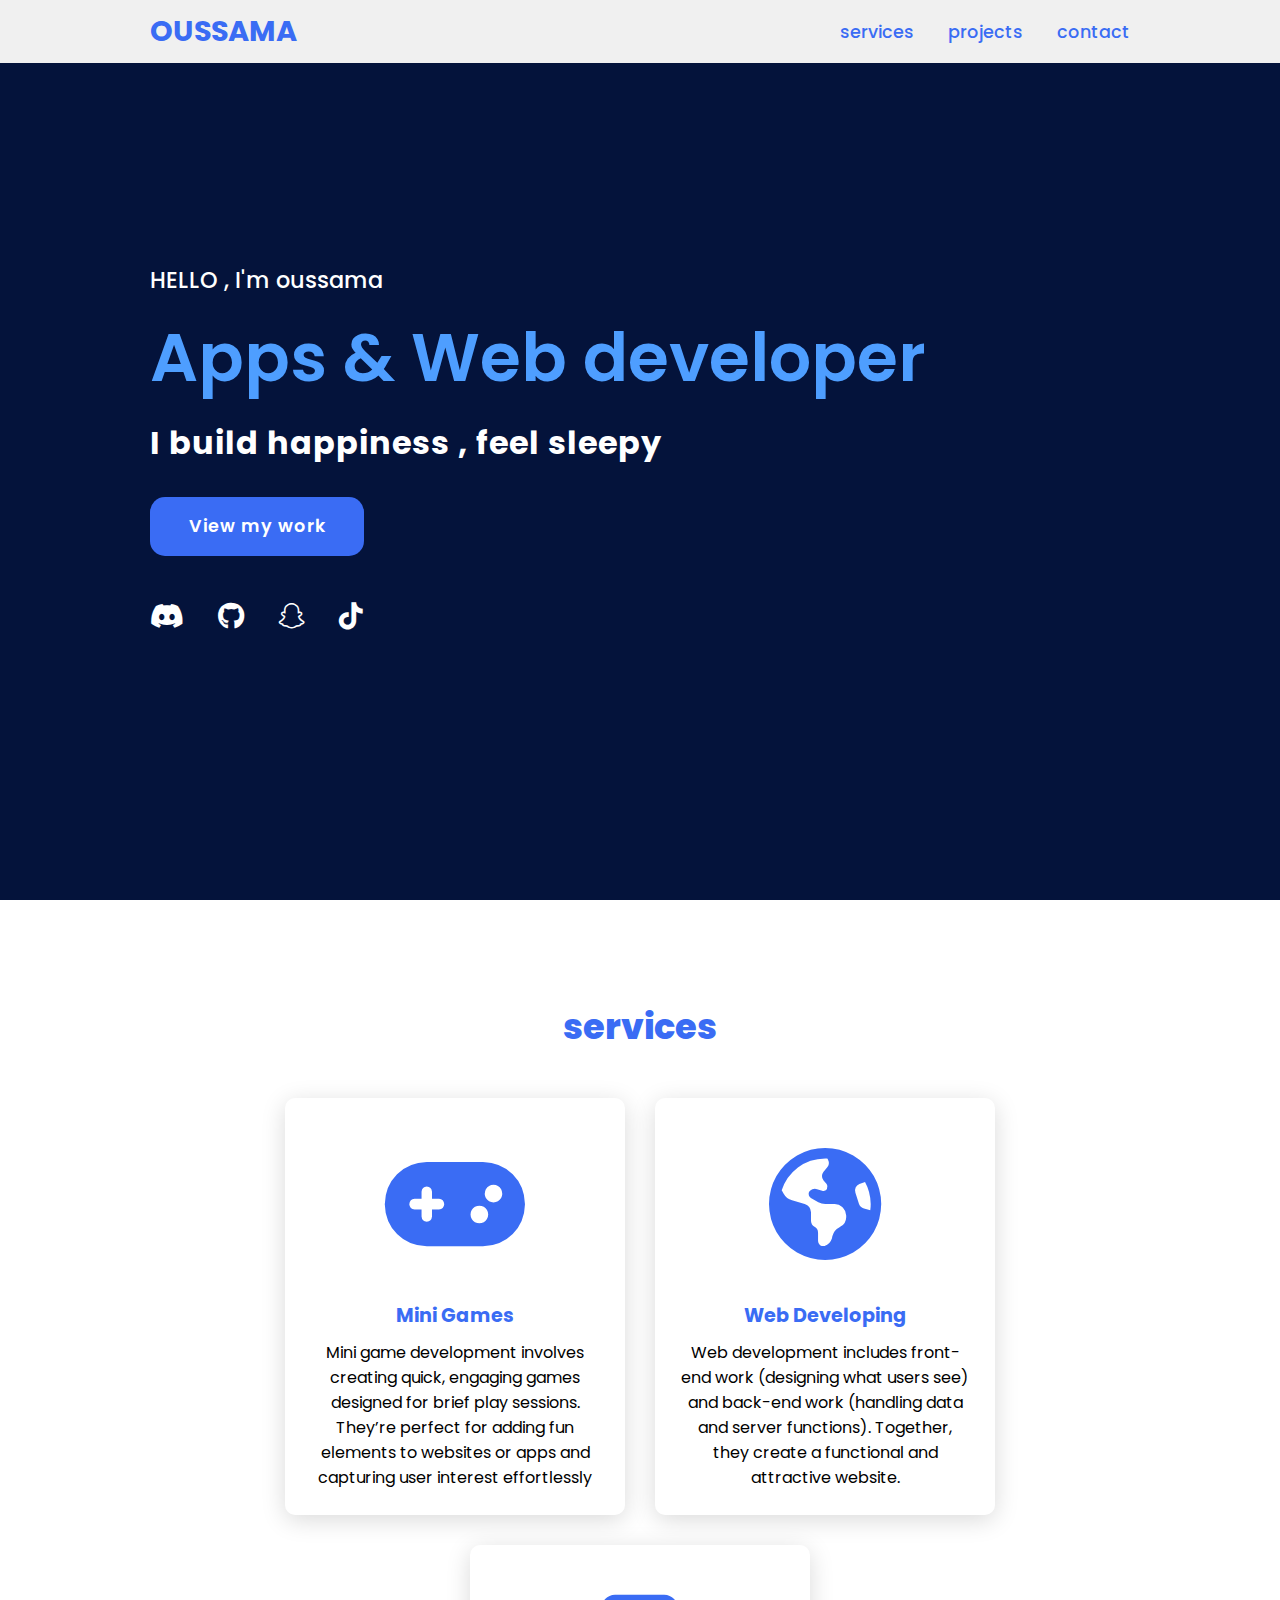
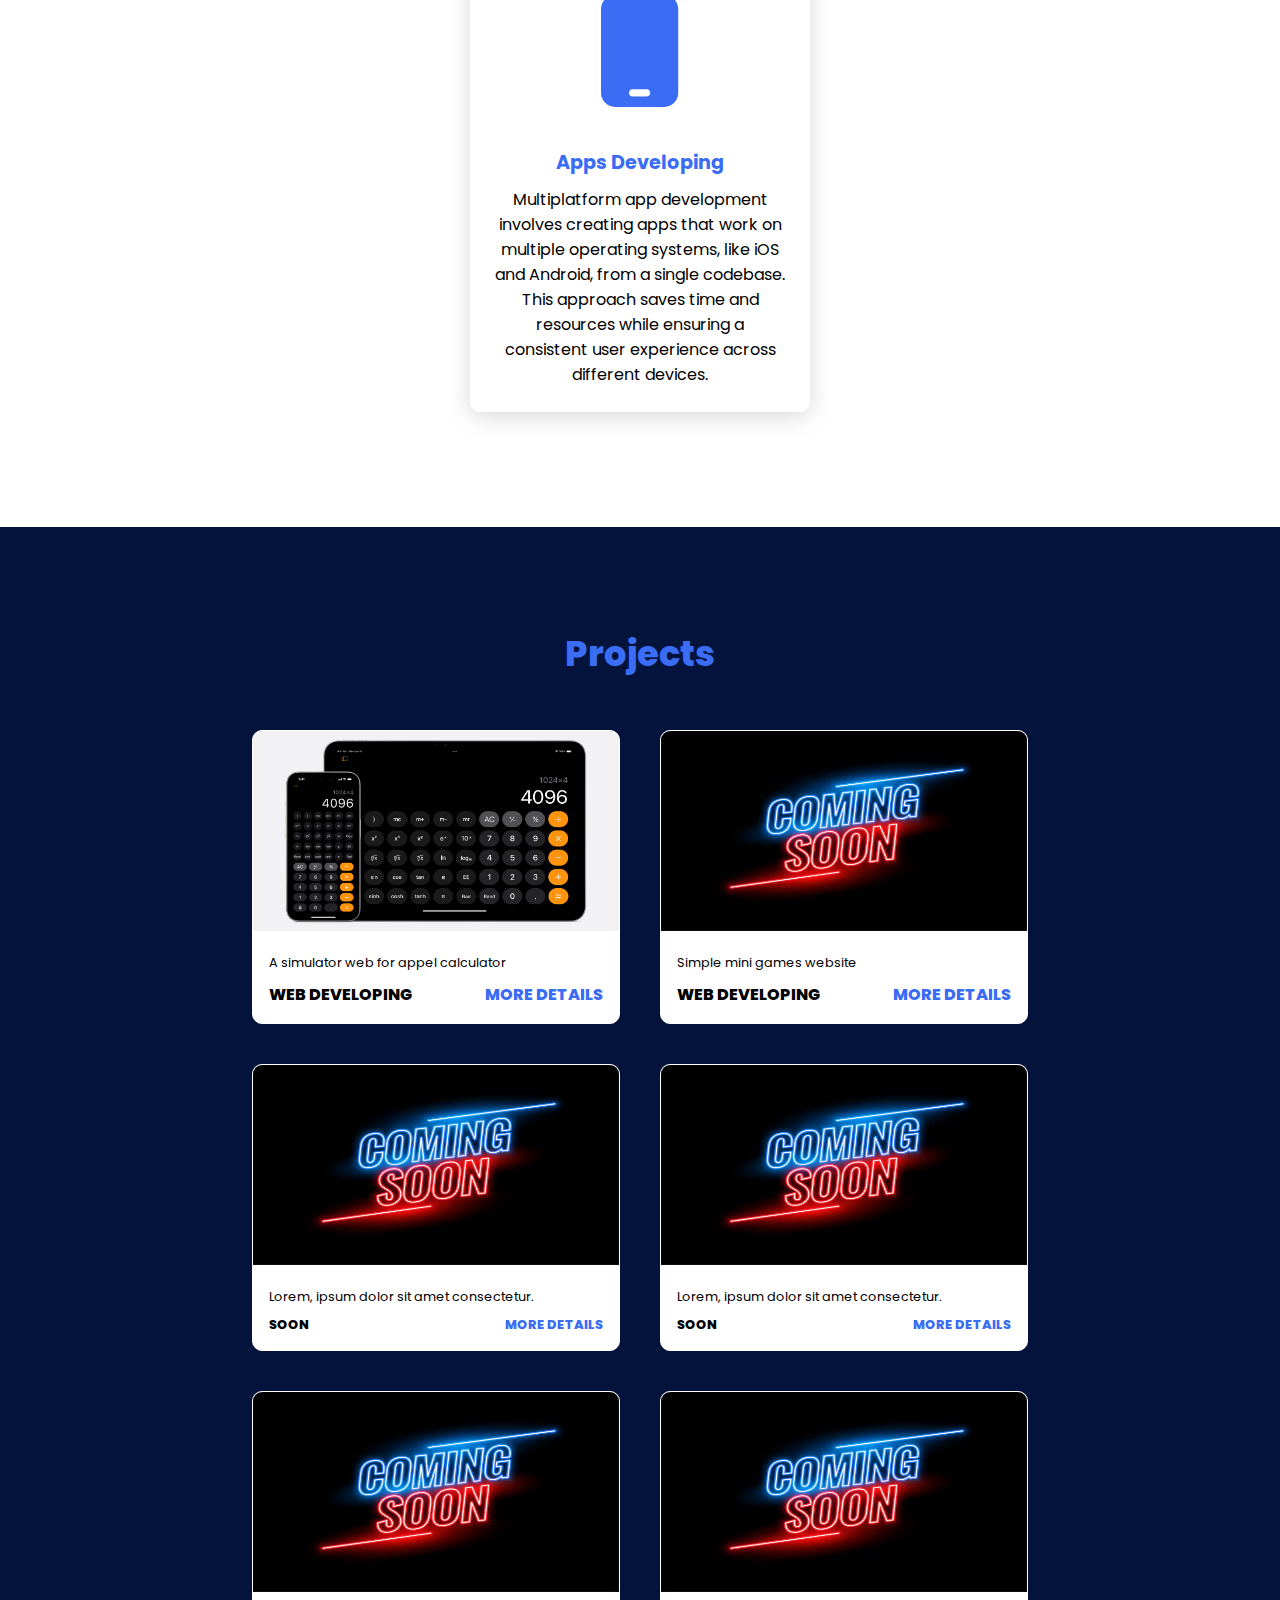
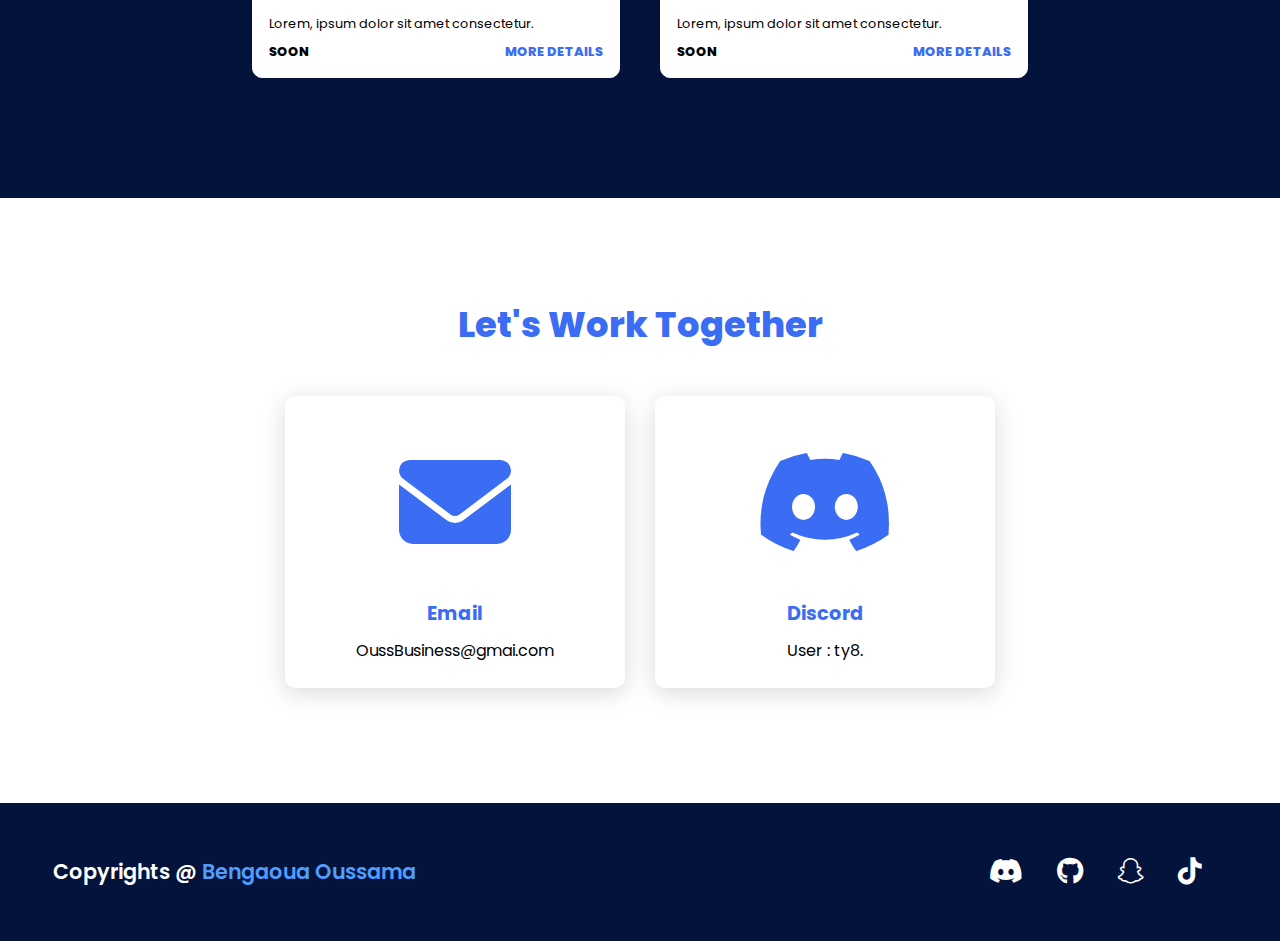
<file: index.html>
<!DOCTYPE html>
<html lang="en">
<head>
    <meta charset="UTF-8">
    <meta name="viewport" content="width=device-width, initial-scale=1.0">
    <link rel="stylesheet" href="https://cdnjs.cloudflare.com/ajax/libs/font-awesome/6.6.0/css/all.min.css">
    <link rel="stylesheet" href="porfilo.css"> 
    <title>OUSSAMA BENGAOUA</title>
</head>
<body>

<header>
    <a href="#mainn" class="logo">OUSSAMA</a>
    <nav class="navigation">
        <a href="#services">services</a>
        <a href="#projects">projects</a>
        <a href="#contact">contact</a>
    </nav>
</header>

<section class="main" id="mainn">
    <div>
        <h2>HELLO , I'm oussama <br> <span>Apps & Web developer</span></h2>
        <h3>I build happiness , feel sleepy</h3>
        <a href="projects" class="main-btn">View my work</a>
        <div class="social-icons">
            <a href="https://discord.gg/cErR76RJ" target=”_blank”><i class="fa-brands fa-discord"></i></a>
            <a href="https://github.com/oussama442" target=”_blank”><i class="fa-brands fa-github"></i></a>
            <a href="https://snapchat.com/t/MDLjYQce" target=”_blank”><i class="fa-brands fa-snapchat"></i></a>
            <a href="https://www.tiktok.com/@ijr6r?is_from_webapp=1&sender_device=pc" target=”_blank”><i class="fa-brands fa-tiktok"></i></a>
        </div>
    </div>
</section>

<section class="cards" id="services">
      <h2 class="title">services</h2>
      <div class="content">
            <div class="card"> 
                <div class="icon">     <i class="fa-solid fa-gamepad"></i>  </div>
                <div class="info">
                    <h3>Mini Games</h3>
                    <p>
                        Mini game development involves creating quick, engaging games designed for brief play sessions. They’re perfect for adding fun elements to websites or apps and capturing user interest effortlessly</p>
                </div>
            </div>

            <div class="card"> 
                <div class="icon">  <i class="fa-solid fa-earth-americas"></i>  </div>
                <div class="info">
                    <h3>Web Developing</h3>
                    <p>Web development includes front-end work (designing what users see) and back-end work (handling data and server functions). Together, they create a functional and attractive website.</p>
                </div>
            </div>

            <div class="card"> 
                <div class="icon">     <i class="fa-solid fa-mobile"></i>  </div>
                <div class="info">
                    <h3>Apps Developing</h3>
                    <p>
                        Multiplatform app development involves creating apps that work on multiple operating systems, like iOS and Android, from a single codebase. This approach saves time and resources while ensuring a consistent user experience across different devices.</p>
                </div>
            </div>
      </div>
</section>

<section class="projects" id="projects">
    <h2 class="title">Projects</h2>
    <div class="content">
        <div class="card2">
        <div class="project-img"> <img src="./img/cal.png" /></div>
        <div class="project-info">
            <p class="project-category">A simulator web for appel calculator </p> 
            <strong class="project-title">
                <span>Web Developing</span>
                <a href="https://oussama442.github.io/calculator/" target=”_blank” class="more-det">More Details</a>
            </strong> 
        </div>
        </div>

        <div class="card2">
            <div class="project-img"> <img src="./img/project.avif" /></div>
            <div class="project-info">
                <p class="project-category">Simple mini games website</p>
                <strong class="project-title">
                    <span>Web Developing</span>
                    <a href="https://oussama442.github.io/games/" class="more-det">More Details</a>
                </strong> 
            </div>
            </div>

            <div class="card2">
                <div class="project-img"> <img src="./img/project.avif" /></div>
                <div class="project-info">
                    <p class="project-category">Lorem, ipsum dolor sit amet consectetur. 
                    <strong class="project-title">
                        <span>SOON</span>
                        <a href="#" class="more-det">More Details</a>
                    </strong> 
                </div>
                </div>
                
                <div class="card2">
                    <div class="project-img"> <img src="./img/project.avif" /></div>
                    <div class="project-info">
                        <p class="project-category">Lorem, ipsum dolor sit amet consectetur. 
                        <strong class="project-title">
                            <span>SOON</span>
                            <a href="#" class="more-det">More Details</a>
                        </strong> 
                    </div>
                    </div>

                    <div class="card2">
                        <div class="project-img"> <img src="./img/project.avif" /></div>
                        <div class="project-info">
                            <p class="project-category">Lorem, ipsum dolor sit amet consectetur. 
                            <strong class="project-title">
                                <span>SOON</span>
                                <a href="#" class="more-det">More Details</a>
                            </strong> 
                        </div>
                        </div>

                        <div class="card2">
                            <div class="project-img"> <img src="./img/project.avif" /></div>
                            <div class="project-info">
                                <p class="project-category">Lorem, ipsum dolor sit amet consectetur. 
                                <strong class="project-title">
                                    <span>SOON</span>
                                    <a href="#" class="more-det">More Details</a>
                                </strong> 
                            </div>
                            </div>
    </div>
</section>

<section class="contact" id="contact">
    <h2 class="title">Let's Work Together</h2>
<div class="content">
    <div class="card"> 
        <div class="icon">     <i class="fa-solid fa-envelope"></i>  </div>
        <div class="info">
            <h3>Email</h3>
            <p>OussBusiness@gmai.com</p>
        </div>
    </div>
   
    <div class="card"> 
        <div class="icon">   <i class="fa-brands fa-discord"></i>  </div>
        <div class="info">
            <h3>Discord</h3>
            <p>User : ty8.</p>
        </div>
    </div>
</div>
</section>

<footer class="footer">
        <p>Copyrights @ <span>Bengaoua Oussama</span></p>
        <div class="social-icons">
            <a href="https://discord.gg/cErR76RJ" target=”_blank”><i class="fa-brands fa-discord"></i></a>
            <a href="https://github.com/oussama442" target=”_blank”><i class="fa-brands fa-github"></i></a>
            <a href="https://snapchat.com/t/MDLjYQce" target=”_blank”><i class="fa-brands fa-snapchat"></i></a>
            <a href="https://www.tiktok.com/@ijr6r?is_from_webapp=1&sender_device=pc" target=”_blank”><i class="fa-brands fa-tiktok"></i></a>
        </div>
</footer>
</body>
</html>
</file>
<file: porfilo.css>
@import url('https://fonts.googleapis.com/css2?family=Poppins:ital,wght@0,100;0,200;0,300;0,400;0,500;0,600;0,700;0,800;0,900;1,100;1,200;1,300;1,400;1,500;1,600;1,700;1,800;1,900&display=swap');
*{
    font-family: "Poppins", sans-serif;
    margin: 0;
    padding: 0;
    box-sizing: border-box; 
    scroll-behavior: smooth;
}
header{
    background-color: #f0f0f0;
    width: 100%;
    position: fixed;
    z-index: 999;
    display: flex;
    justify-content: space-between;
    align-items: center;
    padding: 10px 150px;
      }
.logo{
     text-decoration: none;
     color: #3a6cf4;
     text-transform: uppercase;
     font-weight: 700;
     font-size: 1.8em;
     }
.navigation a{
           color: #3a6cf4;
           text-decoration: none ;
           font-size: 1.1em;
           font-weight: 500;
           padding-left: 30px;
           }
.navigation a:hover{
                   color: #601cfc;
                   }
section{
        padding: 100px 150px;
       }
.main{
     width: 100%;
     min-height: 100vh;
     display: flex;
     align-items: center;
     background-attachment: fixed;
     background-color: #04133b;    
     }
.main h2{
        color: white;
        font-size: 1.4em;
        font-weight: 500;
        }
.main h2 span{
            display: inline-block;
            margin-top: 10px;
            color: #4E9EFF;
            font-size: 3em;
            font-weight: 600;
             }
.main h3{
        color: white    ;
        font-size: 2em;
        font-weight: 700;
        letter-spacing: 1px;
        margin-top: 10px;
        margin-bottom: 30px;
        }
.main-btn{
         color: white;
         background-color: #3a6cf4;
         text-decoration: none;
         font-size: 1.1em;
         font-weight: 600;
         display: inline-block;
         padding: 0.9375em 2.1875em;
         letter-spacing: 1px;
         border-radius: 15px;
         margin-bottom: 40px;
         transition: 0.7s ease;
         }
.main-btn:hover{
               background-color: #0A49F6;
               transform: scale(1.1);
               }
.social-icons a{
               color: white;
               font-size: 1.7em;
               padding-right: 30px;
               }
.title{
      display: flex;
      justify-content: center;
      color: #3a6cf4;
      font-size: 2.2em;
      font-weight: 800;
      margin-bottom: 30px;
      }
.content{
        display: flex;
        justify-content: center;
        flex-direction: row;
        flex-wrap: wrap;
        }
.card {
      background-color: white;
      width: 21.25em ;
      box-shadow: 0 5px 25px rgba(1 1 1 / 15%);
      border-radius: 10px;
      padding: 25px;
      margin: 15px;
      transition: 0.7s ease;

      }
.card:hover{
           transform : scale(1.1);
           }
.icon{
     text-align: center;
     color: #3a6cf4;
     font-size: 7em;
     }
.info{
     text-align: center;
     }
.info h3{
        margin: 10px;
        color: #3a6cf4;
        font-size: 1.2em;
        font-weight: 700;
        }
.projects{
         background-color: #04133b;
         }
.projects .content{
                  margin-top:30px ;
                  }
.card2{
      background-color: white;
      border: 1px solid white;
      min-height: 14em;
      width: 23em;
      overflow: hidden;
      border-radius: 10px;
      margin: 20px;
      transition: 0.7s ease;
      }
.card2:hover{
            transform: scale(1.1);
            }
.project-img img {
                 width: 100%;
                 height: 200px;
                 }
.card2:hover .project-img{
                         opacity: 0.9;
                         }
.project-info{
             padding: 1em;
             }
.project-category{
                  font-size: 0.8em;
                  color: black;
                  }
.project-title{
               display: flex;
               justify-content: space-between;
               text-transform: uppercase;
               font-weight: 800;
               margin-top: 10px;
               }
.more-det{
         text-decoration: none;
         color: #3a6cf4;
         }
.more-det:hover{
               color: #601cfc;
               }
.footer{
       background-color: #04133b;
       display: flex ; 
       justify-content: space-between;
       padding: 2em;
       }
.footer p{
         color: white;
         margin: 1em;
         font-size: 1.3em;
         font-weight: 600;
         }
.footer p span {
               color: #4E9EFF;
               }
.footer .social-icons {
                      margin: 1em;
                      }

@media (max-width:1023px){
                         header{
                                margin: 0px;
                                padding: 12px 20px;
                         }
                         .navigation a{
                                padding-left: 10px;
                         }
                         .title{
                                font-size: 1.8em;
                         }
                         .section{
                                padding: 80px 20px;
                         }
                         .main{
                            padding: 80px 20px ;
                         }
                         .cards{
                            padding: 80px 20px ;
                         }
                         .projects{
                            padding: 80px 20px ;
                         }
                         .contact{
                            padding: 80px 20px ;
                         }
                         .footer{
                            padding: 2em;
                            flex-direction: column;
                            align-items: center;
                         }
                         .footer p{
                            font-size: 1.3em;
                         }
                         .footer .social-icons {
                            margin: 0em;
                            font-size: 1.2em;
                            margin-left: 10px;
                            }
                         .main h2{
                                font-size: 1.2em;
                         }
                         .main h3{
                                font-size: 1.8em;
                         }
                         .content{
                                flex-direction: column;
                                align-items: center;
                         }
                        }
@media (max-width: 641px){
                         body{
                             font-size: 13px;
                             }
                         .footer p{
                             font-size: 1.2em;
                                  }
                         }
@media (max-width: 300px){
                         body{
                                font-size: 10px;
                         }
                         }
</file>
